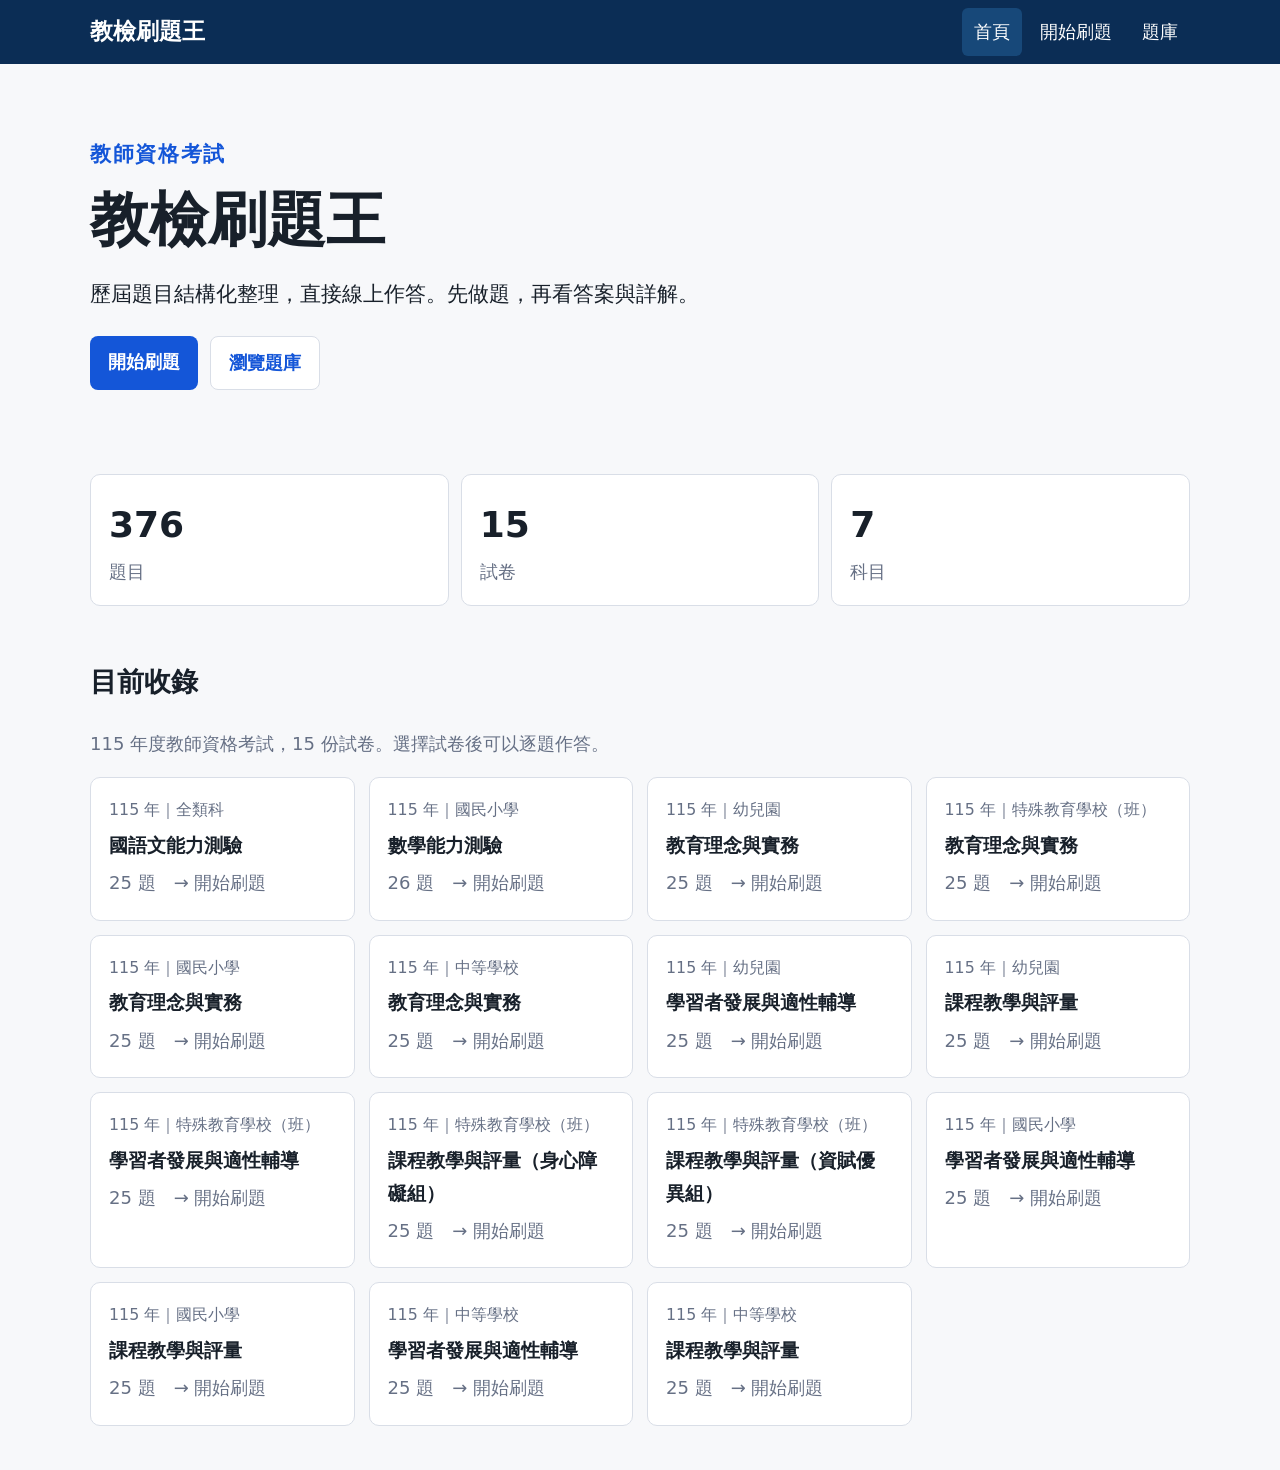
<file: index.html>
<!doctype html><html lang="zh-Hant-TW"><head><meta charset="utf-8"><meta name="viewport" content="width=device-width,initial-scale=1"><title>教檢刷題王｜教師資格考試題庫</title><meta name="description" content="教檢刷題王：115年度教師資格考試題庫，依試卷線上刷題、立即判分與查看詳解。"><link rel="stylesheet" href="style.css"></head><body><a class="skip" href="#main">跳到主要內容</a><header><div class="wrap head"><a class="brand" href="index.html">教檢刷題王</a><nav aria-label="主要導覽"><a href="index.html" aria-current="page">首頁</a><a href="practice.html">開始刷題</a><a href="questions.html">題庫</a></nav></div></header><main id="main" class="wrap"><section class="hero"><p class="eyebrow">教師資格考試</p><h1>教檢刷題王</h1><p>歷屆題目結構化整理，直接線上作答。先做題，再看答案與詳解。</p><div class="actions"><a class="primary" href="practice.html">開始刷題</a><a class="secondary" href="questions.html">瀏覽題庫</a></div></section><section class="stats"><div><b id="qc">—</b><span>題目</span></div><div><b id="ec">—</b><span>試卷</span></div><div><b id="sc">—</b><span>科目</span></div></section><section><h2>目前收錄</h2><p class="muted">115 年度教師資格考試，15 份試卷。選擇試卷後可以逐題作答。</p><div id="papers" class="cards"></div></section></main><script src="app.js"></script></body></html>
</file>
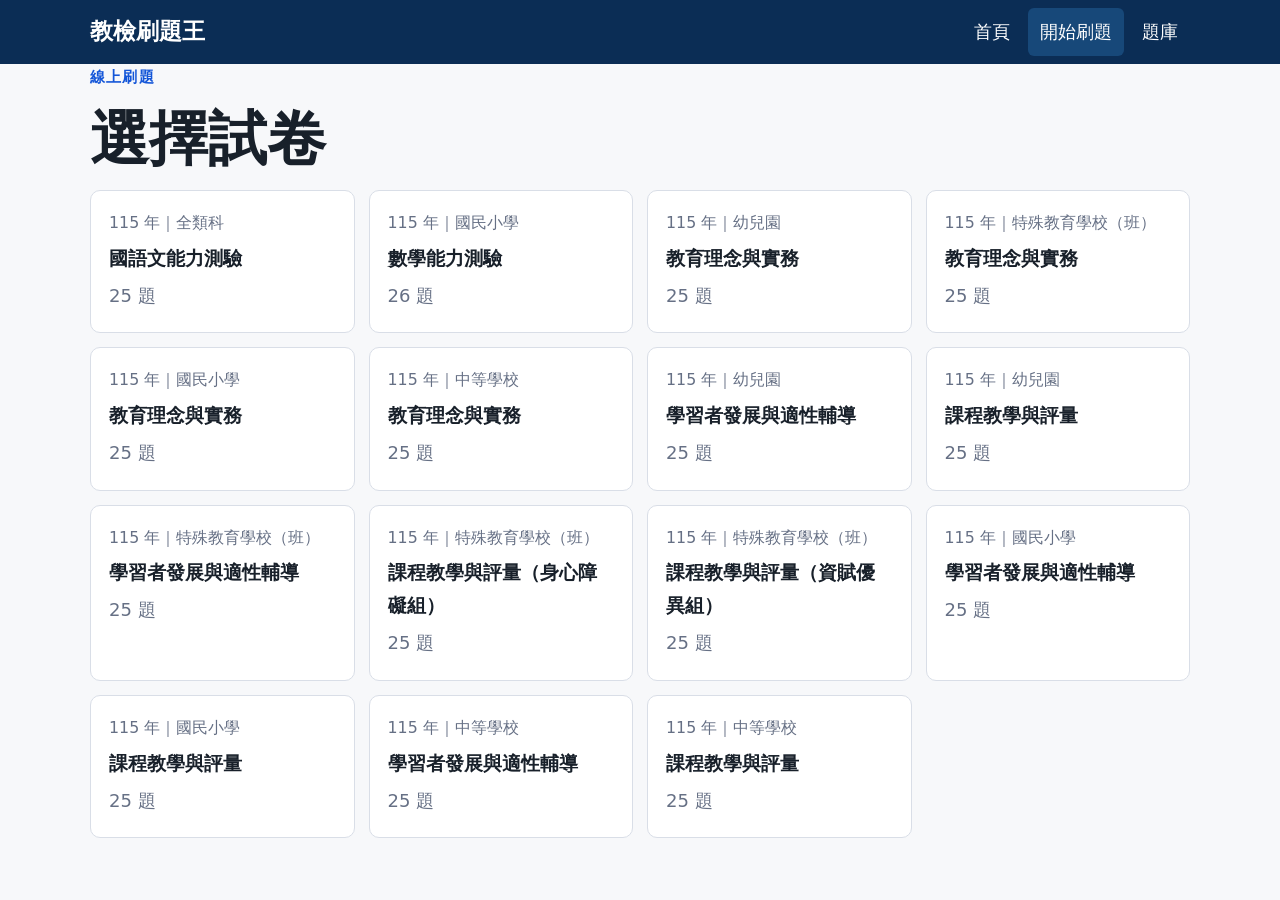
<file: practice.html>
<!doctype html><html lang="zh-Hant-TW"><head><meta charset="utf-8"><meta name="viewport" content="width=device-width,initial-scale=1"><title>開始刷題｜教檢刷題王</title><link rel="stylesheet" href="style.css"></head><body><a class="skip" href="#main">跳到主要內容</a><header><div class="wrap head"><a class="brand" href="index.html">教檢刷題王</a><nav aria-label="主要導覽"><a href="index.html">首頁</a><a href="practice.html" aria-current="page">開始刷題</a><a href="questions.html">題庫</a></nav></div></header><main id="main" class="wrap"><div id="chooser"><p class="eyebrow">線上刷題</p><h1>選擇試卷</h1><div id="paperList" class="cards"></div></div><section id="quiz" hidden></section></main><script src="practice.js"></script></body></html>
</file>
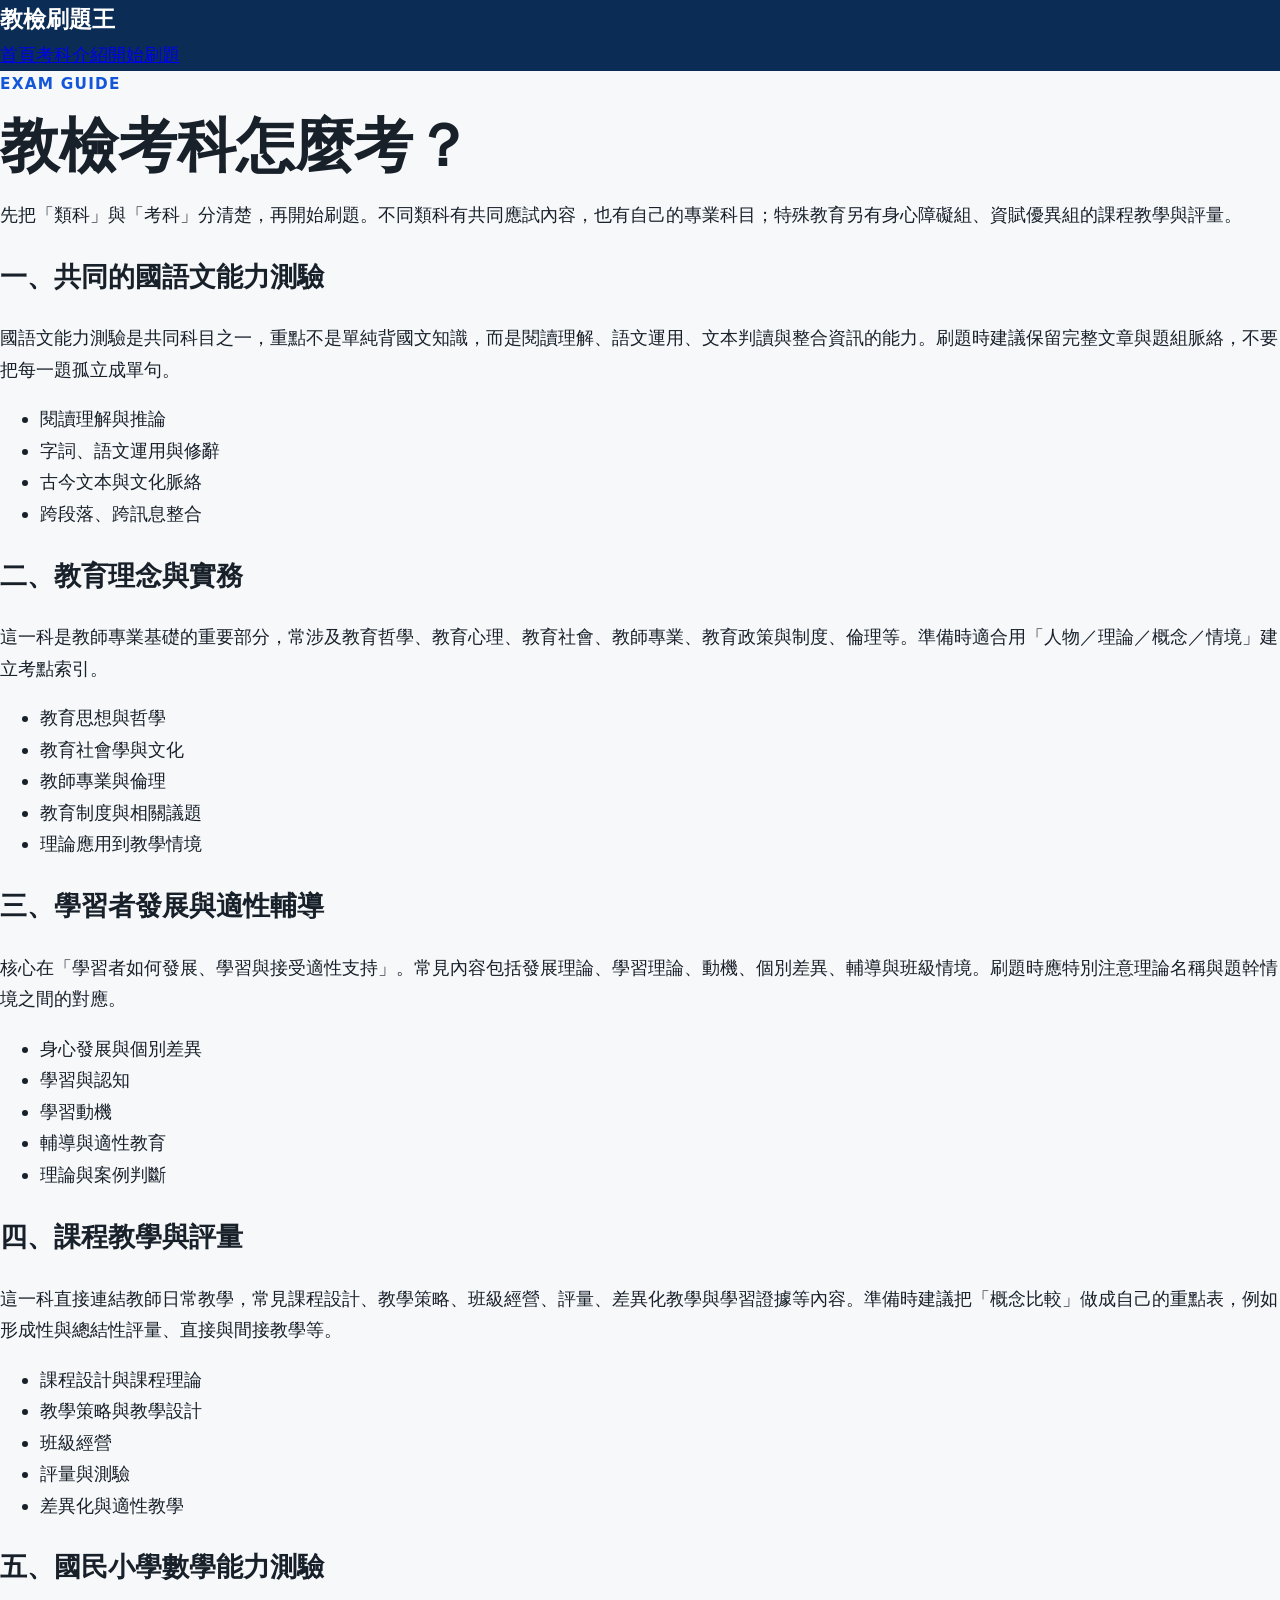
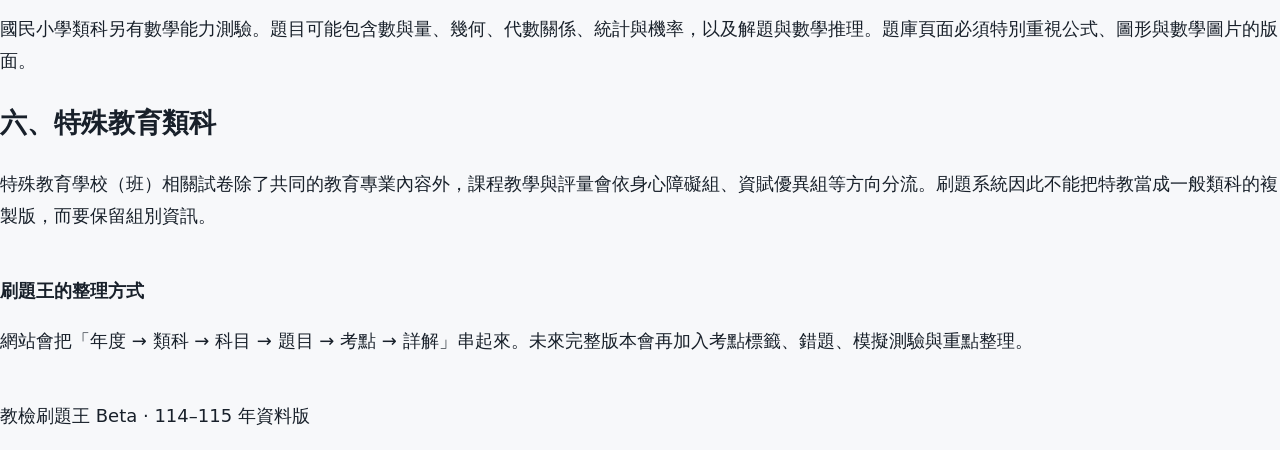
<file: subjects.html>
<!doctype html><html lang="zh-Hant-TW"><head><meta charset="utf-8"><meta name="viewport" content="width=device-width,initial-scale=1"><title>教檢考科介紹｜教檢刷題王</title><meta name="description" content="完整整理教師資格考試的類科、共同科目與專業科目，方便準備教檢。"><link rel="stylesheet" href="style.css"></head><body><a class="skip" href="#main">跳到主要內容</a><header><div class="nav"><a class="brand" href="index.html">教檢刷題王</a><nav aria-label="主要導覽"><a href="index.html">首頁</a><a class="active" href="subjects.html">考科介紹</a><a href="practice.html">開始刷題</a></nav></div></header><main id="main" class="page"><div class="page-head"><p class="eyebrow">EXAM GUIDE</p><h1>教檢考科怎麼考？</h1><p>先把「類科」與「考科」分清楚，再開始刷題。不同類科有共同應試內容，也有自己的專業科目；特殊教育另有身心障礙組、資賦優異組的課程教學與評量。</p></div><section class="guide"><article><h2>一、共同的國語文能力測驗</h2><p>國語文能力測驗是共同科目之一，重點不是單純背國文知識，而是閱讀理解、語文運用、文本判讀與整合資訊的能力。刷題時建議保留完整文章與題組脈絡，不要把每一題孤立成單句。</p><ul><li>閱讀理解與推論</li><li>字詞、語文運用與修辭</li><li>古今文本與文化脈絡</li><li>跨段落、跨訊息整合</li></ul></article><article><h2>二、教育理念與實務</h2><p>這一科是教師專業基礎的重要部分，常涉及教育哲學、教育心理、教育社會、教師專業、教育政策與制度、倫理等。準備時適合用「人物／理論／概念／情境」建立考點索引。</p><ul><li>教育思想與哲學</li><li>教育社會學與文化</li><li>教師專業與倫理</li><li>教育制度與相關議題</li><li>理論應用到教學情境</li></ul></article><article><h2>三、學習者發展與適性輔導</h2><p>核心在「學習者如何發展、學習與接受適性支持」。常見內容包括發展理論、學習理論、動機、個別差異、輔導與班級情境。刷題時應特別注意理論名稱與題幹情境之間的對應。</p><ul><li>身心發展與個別差異</li><li>學習與認知</li><li>學習動機</li><li>輔導與適性教育</li><li>理論與案例判斷</li></ul></article><article><h2>四、課程教學與評量</h2><p>這一科直接連結教師日常教學，常見課程設計、教學策略、班級經營、評量、差異化教學與學習證據等內容。準備時建議把「概念比較」做成自己的重點表，例如形成性與總結性評量、直接與間接教學等。</p><ul><li>課程設計與課程理論</li><li>教學策略與教學設計</li><li>班級經營</li><li>評量與測驗</li><li>差異化與適性教學</li></ul></article><article><h2>五、國民小學數學能力測驗</h2><p>國民小學類科另有數學能力測驗。題目可能包含數與量、幾何、代數關係、統計與機率，以及解題與數學推理。題庫頁面必須特別重視公式、圖形與數學圖片的版面。</p></article><article><h2>六、特殊教育類科</h2><p>特殊教育學校（班）相關試卷除了共同的教育專業內容外，課程教學與評量會依身心障礙組、資賦優異組等方向分流。刷題系統因此不能把特教當成一般類科的複製版，而要保留組別資訊。</p></article></section><section class="note"><strong>刷題王的整理方式</strong><p>網站會把「年度 → 類科 → 科目 → 題目 → 考點 → 詳解」串起來。未來完整版本會再加入考點標籤、錯題、模擬測驗與重點整理。</p></section></main><footer><p>教檢刷題王 Beta · 114–115 年資料版</p></footer></body></html>
</file>
<file: style.css>
:root{--bg:#f7f8fa;--card:#fff;--text:#18202a;--muted:#667085;--line:#d9dee7;--primary:#1456d8;--good:#087443;--bad:#b42318}*{box-sizing:border-box}html{font-size:18px}body{margin:0;background:var(--bg);color:var(--text);font-family:system-ui,-apple-system,"Noto Sans TC",sans-serif;line-height:1.75}.wrap{width:min(1100px,calc(100% - 32px));margin:auto}.skip{position:absolute;left:12px;top:-60px;background:#000;color:#fff;padding:8px 14px;z-index:9}.skip:focus{top:12px}header{background:#0b2d55;color:#fff}.head{min-height:64px;display:flex;align-items:center;justify-content:space-between;gap:20px}.brand{font-size:1.25rem;font-weight:800;color:#fff;text-decoration:none}.head nav{display:flex;gap:6px}.head nav a{color:#fff;text-decoration:none;padding:8px 12px;border-radius:6px}.head nav a:hover,.head nav a[aria-current=page]{background:#174879}.hero{padding:72px 0 40px}.eyebrow{font-size:.85rem;font-weight:800;letter-spacing:.08em;color:var(--primary);margin:0 0 6px}.hero h1,h1{font-size:clamp(2rem,5vw,3.3rem);line-height:1.2;margin:.2em 0}.hero p{font-size:1.15rem;max-width:680px}.actions{display:flex;gap:12px;margin-top:24px;flex-wrap:wrap}.primary,.secondary{display:inline-block;padding:10px 18px;border-radius:8px;text-decoration:none;font-weight:800}.primary{background:var(--primary);color:#fff}.secondary{background:#fff;color:var(--primary);border:1px solid var(--line)}.stats{display:grid;grid-template-columns:repeat(3,1fr);gap:12px;margin:20px 0 52px}.stats>div{background:#fff;border:1px solid var(--line);border-radius:10px;padding:18px}.stats b{display:block;font-size:2rem}.stats span,.muted{color:var(--muted)}section{margin-bottom:44px}.cards{display:grid;grid-template-columns:repeat(auto-fit,minmax(250px,1fr));gap:14px;margin-top:16px}.card{background:#fff;border:1px solid var(--line);border-radius:10px;padding:18px;text-decoration:none;color:inherit;display:block}.card:hover{border-color:var(--primary);box-shadow:0 3px 12px #0000000c}.card h2,.card h3{margin:5px 0;font-size:1.05rem}.card p{margin:3px 0;color:var(--muted)}.filters{display:grid;grid-template-columns:1fr 1fr;gap:14px;margin:20px 0}.filters label{font-weight:700}.filters input,.filters select{display:block;width:100%;margin-top:5px;padding:11px;border:1px solid var(--line);border-radius:7px;background:#fff;font:inherit}.question-row{background:#fff;border:1px solid var(--line);border-radius:10px;padding:16px;margin:12px 0}.question-row a{color:inherit;text-decoration:none}.question-row a:hover h2{text-decoration:underline}.question-row h2{font-size:1.05rem;margin:0 0 8px}.meta{display:flex;gap:7px;flex-wrap:wrap;color:var(--muted);font-size:.88rem}.quiz-head{display:flex;justify-content:space-between;gap:15px;align-items:flex-end;margin:34px 0 10px}.bar{height:8px;background:#e7eaf0;border-radius:99px;overflow:hidden}.bar i{display:block;height:100%;background:var(--primary);transition:width .2s}.panel{background:#fff;border:1px solid var(--line);border-radius:12px;padding:24px;margin-top:18px}.stem{font-size:1.15rem;font-weight:650;white-space:pre-wrap}.figure{margin:20px 0}.figure img{display:block;max-width:100%;height:auto;border:1px solid var(--line);border-radius:6px}.option{display:block;width:100%;text-align:left;background:#fff;border:2px solid var(--line);border-radius:9px;padding:13px 15px;margin:10px 0;font:inherit;cursor:pointer}.option:hover{border-color:#6f8fd6}.option.correct{border-color:var(--good);background:#edf9f2}.option.wrong{border-color:var(--bad);background:#fff0ef}.option:disabled{cursor:default}.feedback{margin-top:18px;padding:16px;border-radius:9px}.good{background:#edf9f2;border:1px solid #9ad8b5}.bad{background:#fff0ef;border:1px solid #efaaa5}.feedback h2{font-size:1.1rem;margin:0 0 8px}.feedback ul{margin:8px 0}.controls{display:flex;justify-content:space-between;gap:12px;margin-top:16px}.controls button{padding:11px 18px;border:1px solid var(--line);background:#fff;border-radius:8px;font:inherit;cursor:pointer}.controls .primary-btn{background:var(--primary);color:#fff;border-color:var(--primary)}.result{background:#fff;border:1px solid var(--line);padding:24px;border-radius:12px;margin-top:25px}.result b{font-size:2rem}@media(max-width:700px){.wrap{width:min(100% - 20px,1100px)}.head{align-items:flex-start;padding:10px 0;flex-direction:column;gap:4px}.head nav{width:100%;overflow:auto}.hero{padding:42px 0 25px}.stats{grid-template-columns:1fr 1fr}.stats>div:last-child{grid-column:1/-1}.filters{grid-template-columns:1fr}.panel{padding:16px}.quiz-head{align-items:flex-start;flex-direction:column}.option{padding:12px}}
:focus-visible{outline:4px solid #ffbf47;outline-offset:3px}
</file>
